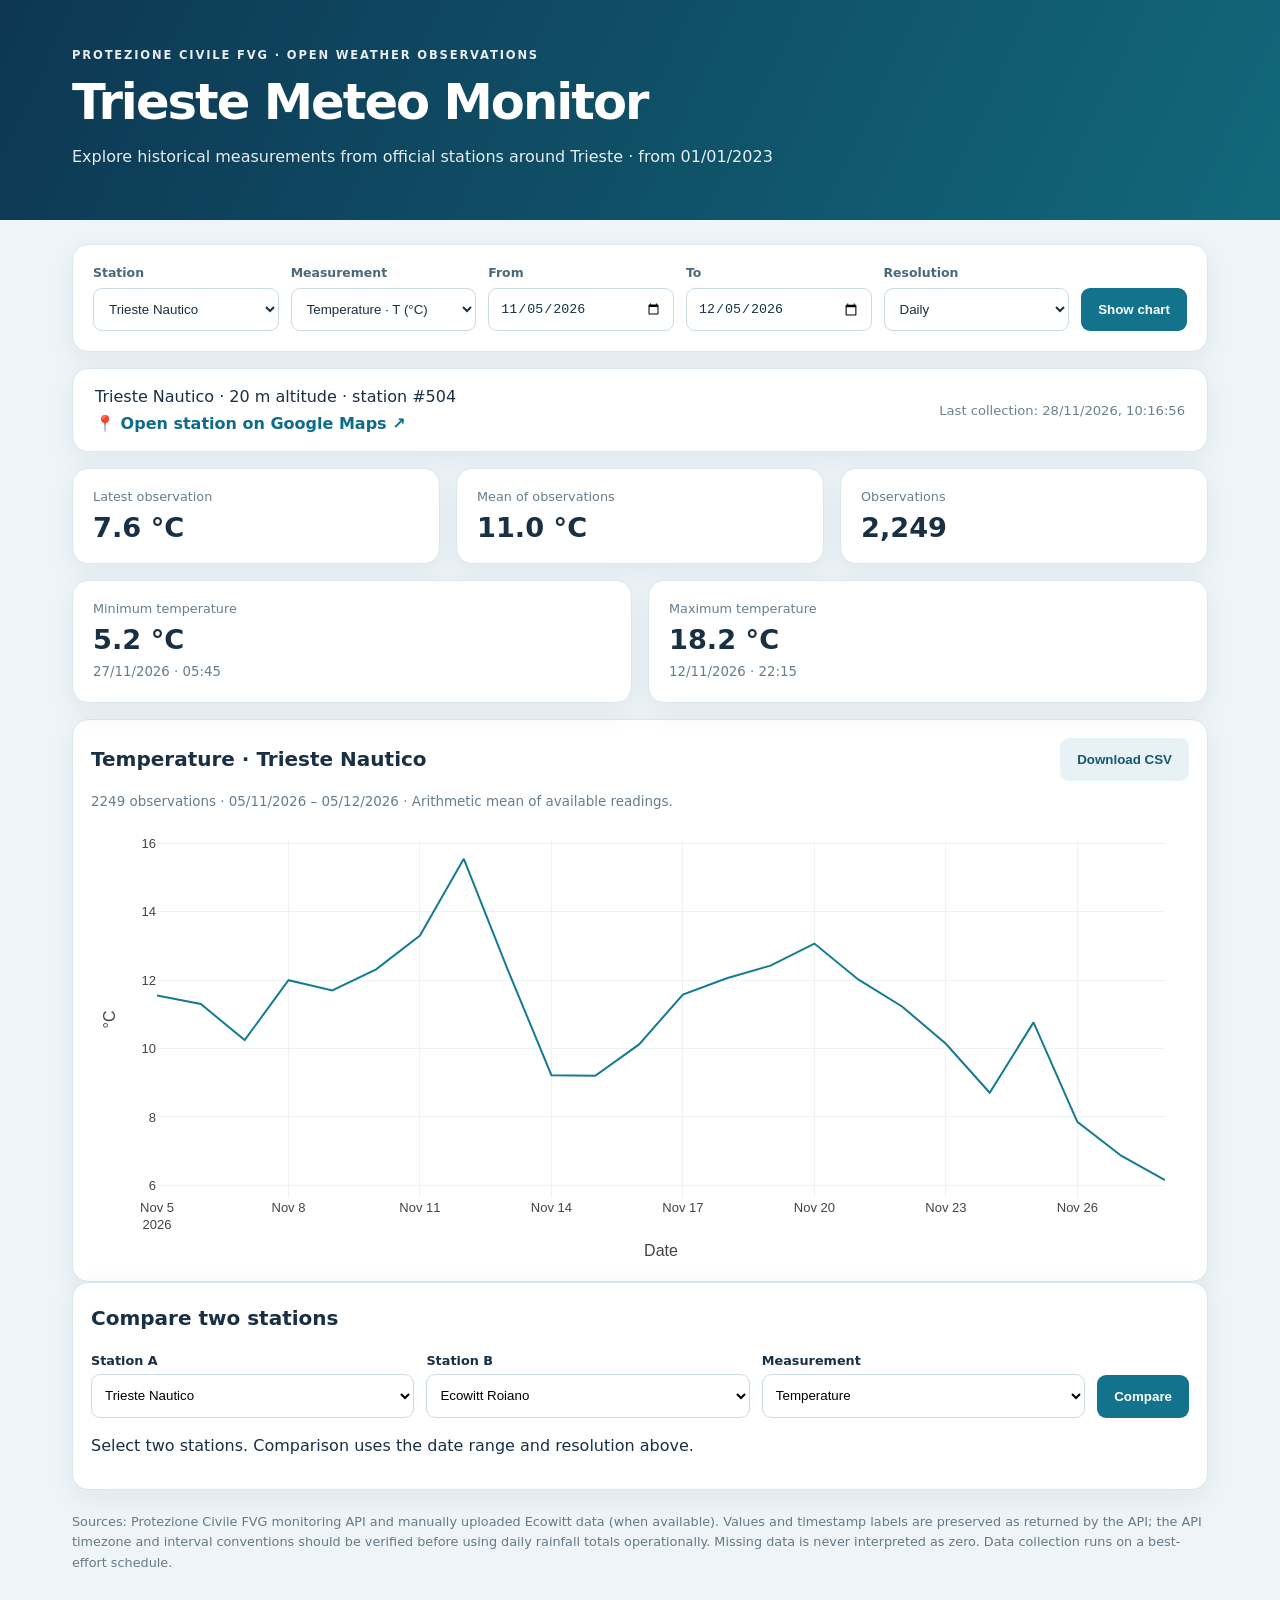
<file: index.html>
<!doctype html><html lang="en"><head><meta charset="utf-8"><meta name="viewport" content="width=device-width, initial-scale=1"><meta http-equiv="refresh" content="0; url=site/"><title>Trieste Meteo Monitor</title><script>location.replace('site/' + location.search + location.hash)</script></head><body><p>Opening <a href="site/">Trieste Meteo Monitor</a>…</p></body></html>
</file>
<file: site/assets/style.css>
:root{font-family:Inter,system-ui,-apple-system,Segoe UI,sans-serif;color:#193044;background:#eef4f8}*{box-sizing:border-box}body{margin:0}header{background:linear-gradient(115deg,#0d3753,#12687a);color:white;padding:36px 0 38px}header h1{font-size:clamp(2rem,4vw,3.1rem);letter-spacing:-.04em;margin:8px 0}header p{opacity:.9}.eyebrow{font-size:.72rem;letter-spacing:.16em;font-weight:800}.wrap{max-width:1180px;margin:auto;padding:0 22px}main{padding-top:24px!important;padding-bottom:45px!important}.card{background:white;border:1px solid #dae6ed;border-radius:16px;box-shadow:0 8px 28px #103b5010}.controls{display:grid;grid-template-columns:repeat(5,minmax(0,1fr)) auto;gap:12px;align-items:end;padding:20px}.controls label{display:flex;flex-direction:column;gap:8px;font-size:.78rem;font-weight:700;color:#4b687a}.controls select,.controls input{width:100%;padding:11px;border:1px solid #cbdbe4;border-radius:9px;background:#fff;color:#193044;min-height:43px}button{border:0;border-radius:9px;background:#13738c;color:white;padding:12px 17px;cursor:pointer;font-weight:700;min-height:43px}button:hover{background:#0d5267}.secondary{background:#e8f2f6;color:#15586b}.info{margin-top:16px;padding:18px 22px;display:flex;justify-content:space-between;gap:12px;align-items:center;flex-wrap:wrap}.info a{display:inline-block;margin-top:8px;color:#0d6c8c;text-decoration:none;font-weight:700}.info #updated{font-size:.82rem;color:#6a8290}.stats{display:grid;grid-template-columns:repeat(3,1fr);gap:16px;margin:16px 0}.stats .card{padding:20px}.stats span{display:block;font-size:.8rem;color:#657f8e}.stats strong{display:block;font-size:1.7rem;margin-top:8px}.chart-card{padding:18px}.chart-head{display:flex;justify-content:space-between;align-items:center;gap:12px}.chart-head h2{margin:5px 0;font-size:1.25rem}#chart{min-height:400px}#notice{font-size:.84rem;color:#667e8e}.footnote{font-size:.8rem;color:#657987;line-height:1.6;margin-top:22px}@media(max-width:900px){.controls{grid-template-columns:repeat(2,1fr)}.controls button{grid-column:1/-1}}@media(max-width:550px){.stats{grid-template-columns:1fr}.controls{grid-template-columns:1fr}.chart-head{flex-wrap:wrap}}

/* Mobile charts and temperature extrema */
[hidden]{display:none!important}
.chart-card,.chart-container,.chart-head,.stats .card{min-width:0}
.chart-container{width:100%;overflow:hidden}
#chart,#rain-comparison{width:100%;min-width:0;min-height:0}
.temperature-extremes{grid-template-columns:repeat(2,minmax(0,1fr))}
.temperature-extremes small{display:block;margin-top:8px;color:#657f8e;line-height:1.4;overflow-wrap:anywhere}
@media(max-width:600px){
 .wrap{padding-left:12px;padding-right:12px}
 header{padding:23px 0}
 header h1{font-size:1.9rem}
 .controls{padding:14px;gap:11px;grid-template-columns:repeat(2,minmax(0,1fr))}
 .controls label:nth-child(-n+2),.controls button{grid-column:1/-1}
 .controls select,.controls input{font-size:16px;min-width:0}
 .stats{grid-template-columns:repeat(3,minmax(0,1fr));gap:8px}
 .stats .card{padding:12px 9px}
 .stats span{font-size:.71rem;line-height:1.3}
 .stats strong{font-size:clamp(.95rem,3.5vw,1.35rem);overflow-wrap:anywhere}
 .temperature-extremes{grid-template-columns:repeat(2,minmax(0,1fr))}
 .temperature-extremes .card{padding:14px}
 .chart-card{padding:12px 8px}
 .chart-head{padding:0 6px}
 .chart-head h2{font-size:1.05rem}
 .chart-head button{padding:9px 11px;font-size:.8rem}
 #notice,.chart-card p{padding:0 6px;line-height:1.5}
 .info{padding:14px}
}
@media(max-width:360px){.stats{grid-template-columns:1fr 1fr}.stats:not(.temperature-extremes) .card:last-child{grid-column:1/-1}}

/* Let finger swipes scroll the page naturally on phones. */
@media (max-width:600px){#chart,#rain-comparison{touch-action:pan-y pinch-zoom}}

@media(max-width:600px){#chart .js-plotly-plot,#rain-comparison .js-plotly-plot{touch-action:pan-y!important}}

.compare-controls{display:grid;grid-template-columns:repeat(3,minmax(0,1fr)) auto;gap:12px;align-items:end;margin:18px 0}.compare-controls label{display:flex;flex-direction:column;gap:6px;font-size:.8rem;font-weight:700}.compare-controls select{min-width:0;width:100%;min-height:44px;padding:9px;border:1px solid #cbdbe4;border-radius:9px;background:white}#compare-chart{width:100%;min-width:0}@media(max-width:650px){.compare-controls{grid-template-columns:repeat(2,minmax(0,1fr))}.compare-controls label:nth-child(3),.compare-controls button{grid-column:1/-1}}
</file>
